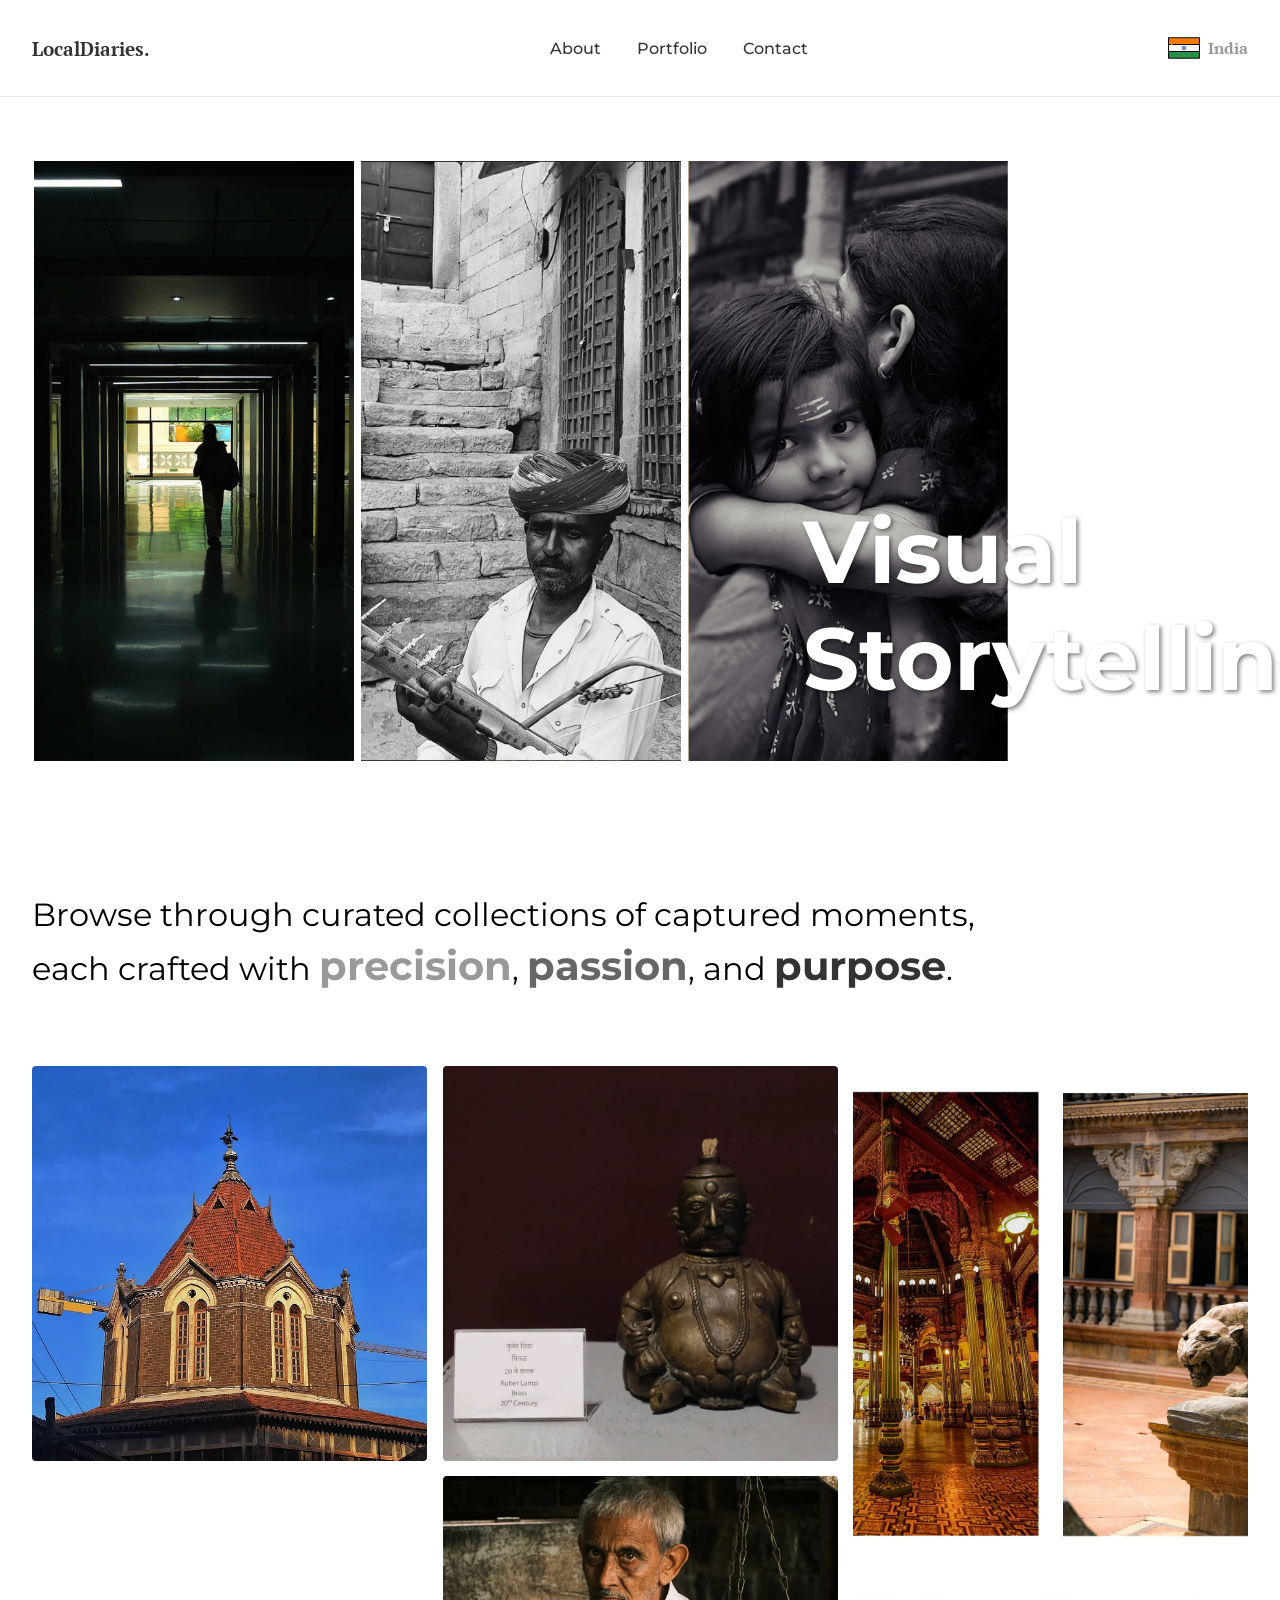
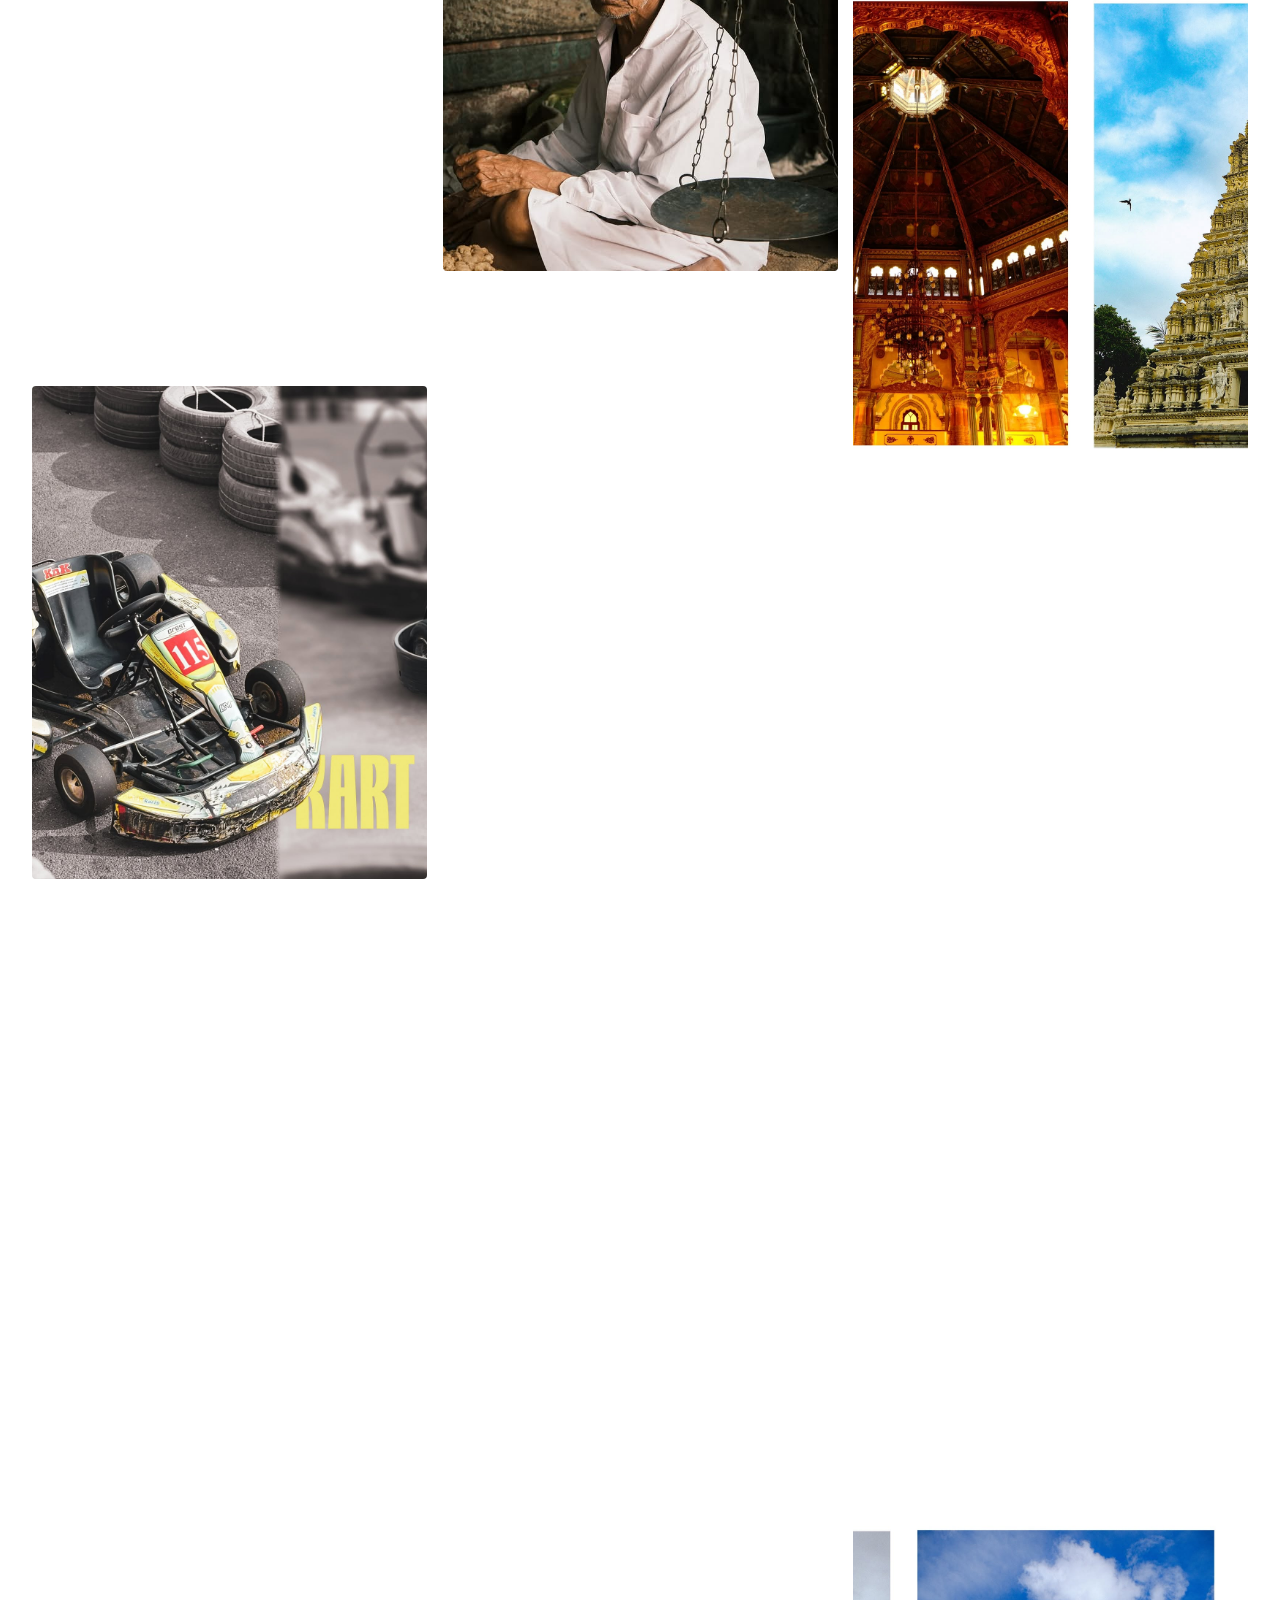
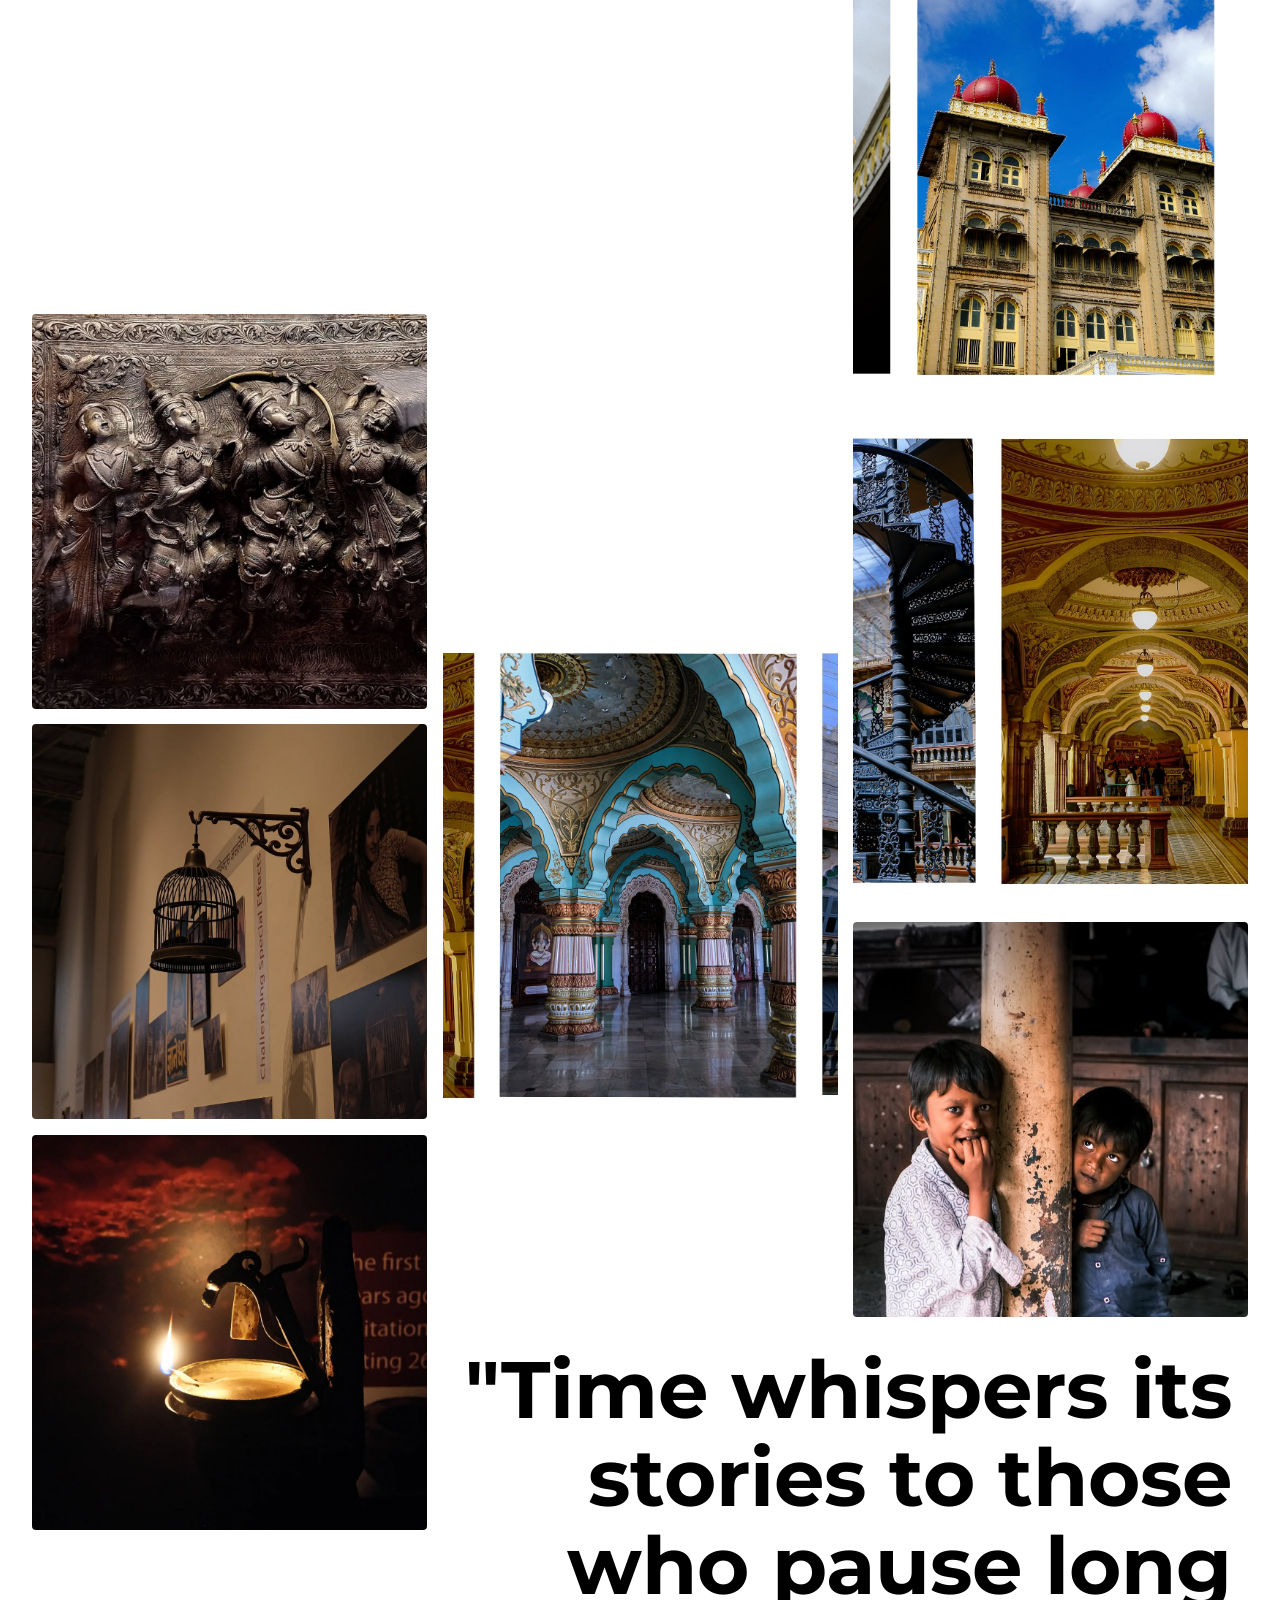
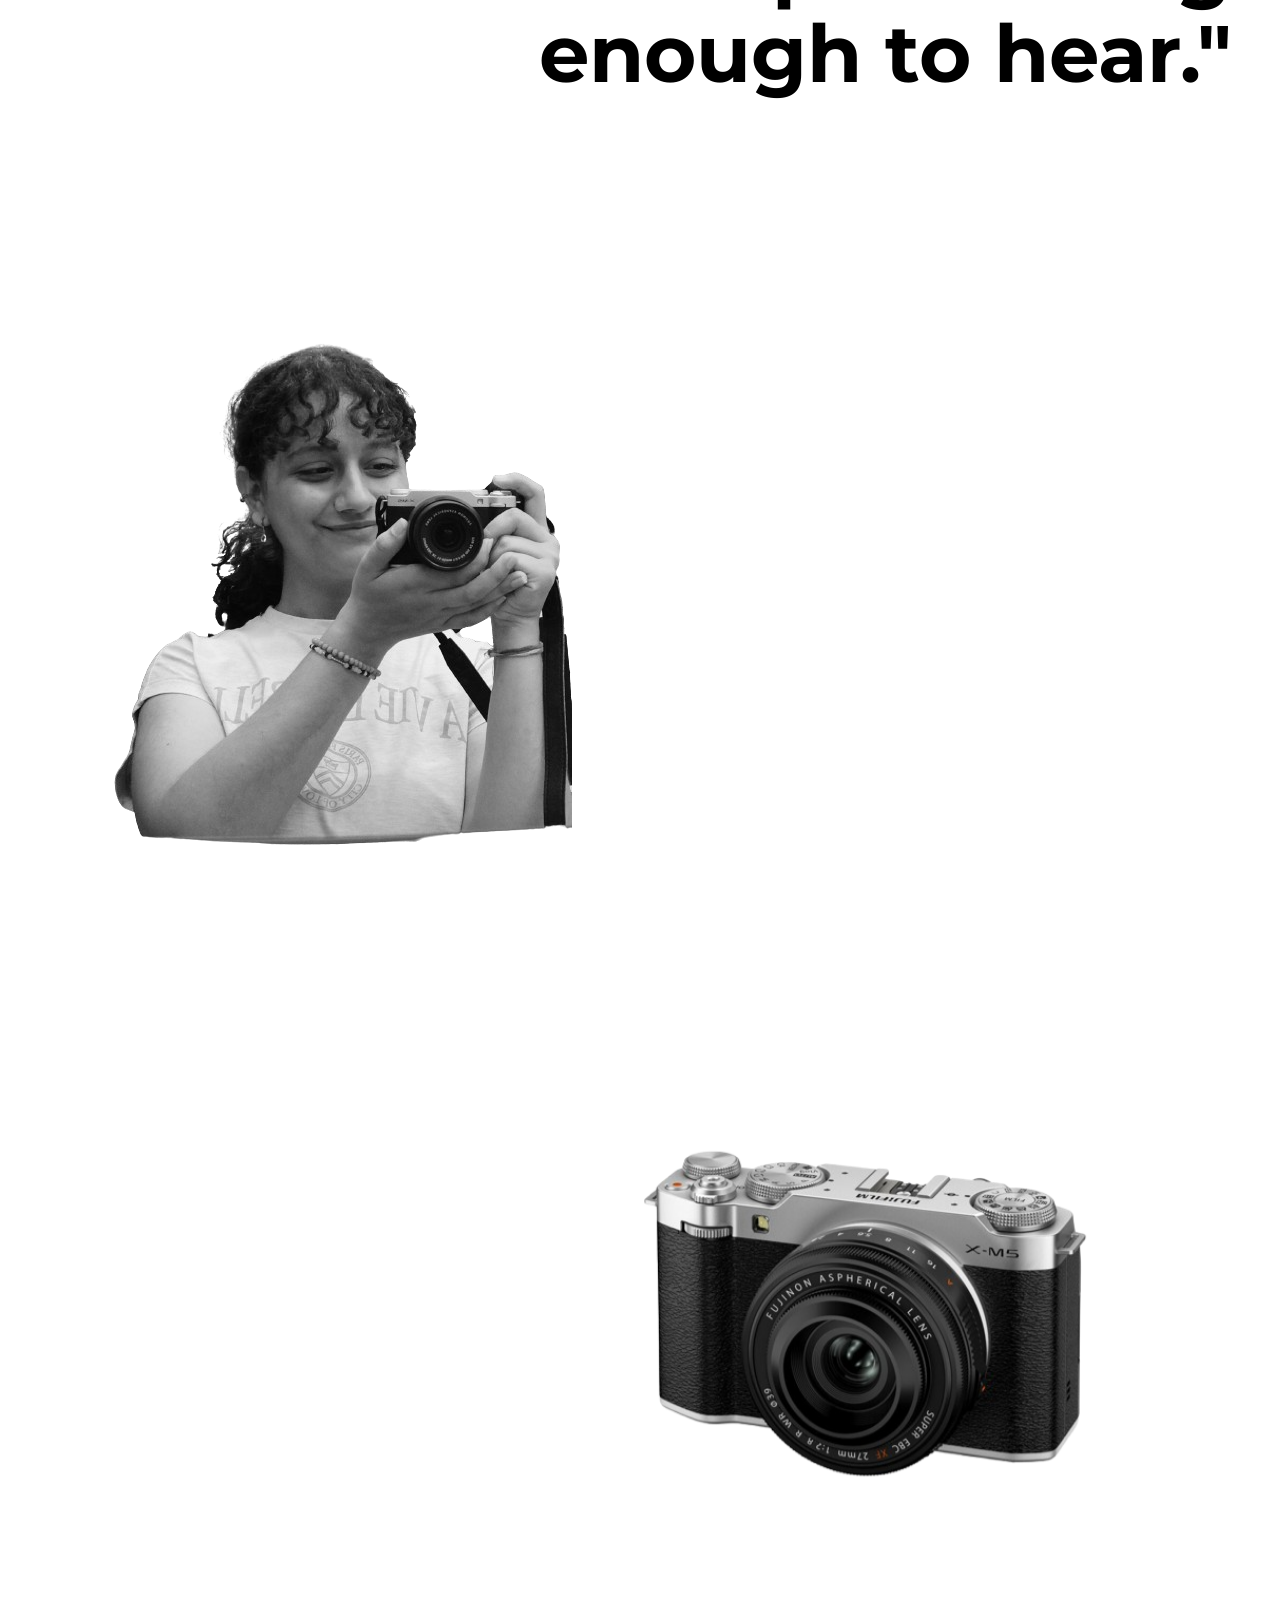
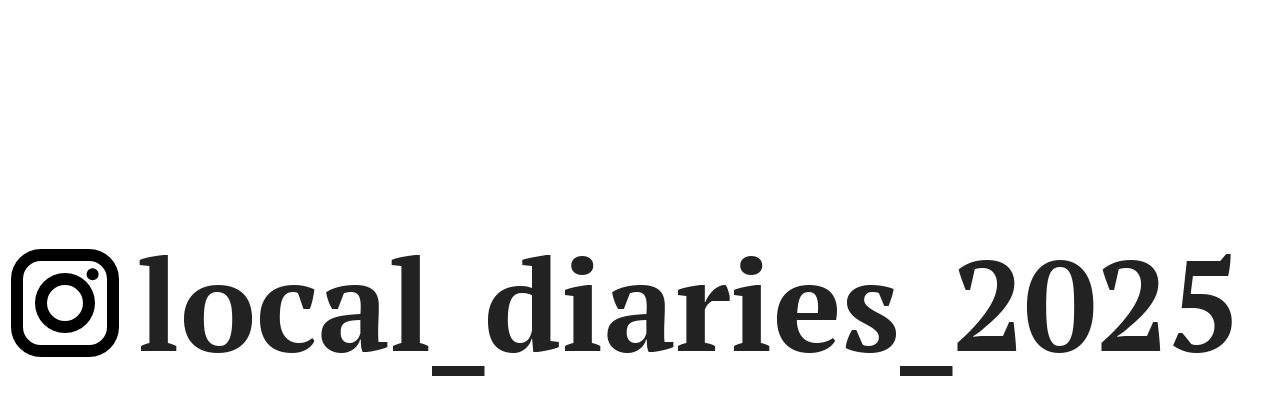
<file: index.html>
<!DOCTYPE html>
<html lang="en">
<head>
    <meta charset="UTF-8">
    <meta name="viewport" content="width=device-width, initial-scale=1.0">
    <title>Local Diaries by Neelam</title>
    
    <!-- SEO Meta Tags -->
    <meta name="description" content="Local Diaries is a visual project documenting raw street energy, everyday moments, and spontaneous stories across India. Created through the lens of Neelam using the Fujifilm X-M5, it explores unfiltered human experiences and environments.">
    <meta name="keywords" content="photography, portfolio, street photography, India photography, Fujifilm X-M5, visual storytelling, local diaries, Neelam photographer, candid photography, travel photography">
    <meta name="author" content="Neelam">
    <meta name="robots" content="index, follow">
    <meta name="language" content="English">
    <meta name="revisit-after" content="7 days">
    
    
    
    <!-- Additional Meta Tags -->
    <meta name="theme-color" content="#ffffff">
    <meta name="apple-mobile-web-app-capable" content="yes">
    <meta name="apple-mobile-web-app-status-bar-style" content="default">
    <meta name="apple-mobile-web-app-title" content="Local Diaries">
    
    <!-- Favicons -->
    <link rel="apple-touch-icon" sizes="180x180" href="./Assets/favicon_io/apple-touch-icon.png">
    <link rel="icon" type="image/png" sizes="32x32" href="./Assets/favicon_io/favicon-32x32.png">
    <link rel="icon" type="image/png" sizes="16x16" href="./Assets/favicon_io/favicon-16x16.png">
    <link rel="manifest" href="./Assets/favicon_io/site.webmanifest">
    <link rel="shortcut icon" href="./Assets/favicon_io/favicon.ico">
    
    <!-- Fonts -->
    <link rel="preconnect" href="https://fonts.googleapis.com">
    <link rel="preconnect" href="https://fonts.gstatic.com" crossorigin>
    <link href="https://fonts.googleapis.com/css2?family=Montserrat:ital,wght@0,100..900;1,100..900&family=PT+Serif:ital,wght@0,400;0,700;1,400;1,700&display=swap" rel="stylesheet">
    
    <!-- Stylesheet -->
    <link rel="stylesheet" href="portfolio.css">
</head>
<body>
    <header>
        <p class="logo">LocalDiaries.</p>
        <nav>
            <ul>
                <li><a href="#about">About</a></li>
                <li><a href="#portfolio">Portfolio</a></li>
                <li><a href="#contact">Contact</a></li>
            </ul>
        </nav>
        <p class="start-date">
            <img src="./Assets/india-svgrepo-com.svg" alt="IndiaFlag">
            India
        </p>
    </header>
    <!-- <div>
        <div class="camera-container">
            <img src="./Assets/Camera- Xm5.jpg" alt="Camera Model">
            <h1>Meet my </h1>
        </div>
    </div>    -->
    <div class="heroSection">
        <div class="hero-images">
            <img src="./Assets/Screenshot 2025-12-08 at 1.25.55 AM.png" alt="Hero Image 1">
            <img src="./Assets/Screenshot 2025-12-08 at 1.26.25 AM.png" alt="Hero Image 2">
            <div class="text-overlay">
                <img id= "textImage" src="./Assets/Screenshot 2025-12-08 at 1.25.33 AM.png" alt="Hero Image 3">
                <h1 class="blend-text">Visual Storytelling</h1>
            </div>
        </div>
    </div>

    <div id="portfolio" class="gallery">
        <p>Browse through curated collections of captured moments, <br> each crafted with <span class="highlight1">precision</span>, <span class="highlight2">passion</span>, and <span class="highlight3">purpose</span>.</p>
        <div class="photo-grid">
            <img class="autofocus" src="./Assets/photoGrid/personal/529683483_17887392339340546_2006576526871078358_n.webp" alt="Photography 1" loading="eager" decoding="async">
            <img class="autofocus" src="./Assets/photoGrid/personal/530704615_17887796178340546_8808431229329033897_n.jpg" alt="Photography 2" loading="eager" decoding="async">
            <img class="autofocus" src="./Assets/photoGrid/personal/531264214_17887796184340546_963731557133902748_n.jpg" alt="Photography 3" loading="eager" decoding="async">
            <img class="autofocus" src="./Assets/photoGrid/personal/531421342_17887796181340546_2228488472138320270_n.jpg" alt="Photography 4" loading="eager" decoding="async">
            <img class="autofocus" src="./Assets/photoGrid/personal/581838825_17899107768340546_6072803030504945461_n.jpg" alt="Photography 13" loading="lazy" decoding="async">
            <img class="autofocus" src="./Assets/photoGrid/personal/549235373_18047447531650441_6245078498707632411_n.jpeg" alt="Photography 6" loading="lazy" decoding="async">
            <img class="autofocus" src="./Assets/photoGrid/personal/550527121_18047447480650441_5522387589433671033_n.jpeg" alt="Photography 7" loading="lazy" decoding="async">
            <img class="autofocus" src="./Assets/photoGrid/personal/550666610_18047447522650441_492864864594526149_n.jpeg" alt="Photography 8" loading="lazy" decoding="async">
            <img class="autofocus" src="./Assets/photoGrid/personal/551070763_18047447534650441_1609740456210919846_n.jpeg" alt="Photography 9" loading="lazy" decoding="async">
            <img class="autofocus" src="./Assets/photoGrid/personal/560440289_17894247186340546_8700559750673372644_n.jpg" alt="Photography 10" loading="lazy" decoding="async">
            <img class="autofocus" src="./Assets/photoGrid/personal/581672238_17899107831340546_3601650787422564582_n.jpg" alt="Photography 11" loading="lazy" decoding="async">
            <img class="autofocus" src="./Assets/photoGrid/personal/581689580_17899107819340546_4866458806076434144_n.jpg" alt="Photography 12" loading="lazy" decoding="async">
            <img class="autofocus" src="./Assets/photoGrid/personal/539987959_17889487332340546_6012529714136085471_n.webp" alt="Photography 5" loading="eager" decoding="async">
            <img class="autofocus" src="./Assets/photoGrid/personal/581999589_17899107804340546_1853836413561340765_n.jpg" alt="Photography 14" loading="lazy" decoding="async">
            <img class="autofocus" src="./Assets/photoGrid/personal/582085657_17899107801340546_3257541302466626284_n.jpg" alt="Photography 15" loading="lazy" decoding="async">
            <img class="autofocus" src="./Assets/photoGrid/personal/582461055_17899107822340546_5238476260311980798_n.jpg" alt="Photography 16" loading="lazy" decoding="async">
            <img class="autofocus" src="./Assets/photoGrid/personal/582630047_17899107759340546_1964571401427459668_n.jpg" alt="Photography 17" loading="lazy" decoding="async">
            <img class="autofocus" src="./Assets/photoGrid/personal/582645035_17899107783340546_8520961320136619506_n.jpg" alt="Photography 18" loading="lazy" decoding="async">
            <img class="autofocus" src="./Assets/photoGrid/personal/582692657_17899107750340546_8988617392856574832_n.jpg" alt="Photography 19" loading="lazy" decoding="async">
            <img class="autofocus" src="./Assets/photoGrid/personal/582974927_17899107840340546_4954412940487004812_n.jpg" alt="Photography 20" loading="lazy" decoding="async">
            <img class="autofocus" src="./Assets/photoGrid/personal/584514716_17899107786340546_8230806073861621185_n.jpg" alt="Photography 21" loading="lazy" decoding="async">
            <img class="autofocus" src="./Assets/photoGrid/personal/586853723_17900546919340546_2973856574310037920_n.jpg" alt="Photography 22" loading="lazy" decoding="async">
        </div>
        <p class="quote autofocus">"Time whispers its stories to those who pause long enough to hear."</p>
    </div>

    <div id="about" class="About">
        <div class="me">
            <img class="slide-in-left" src="./Assets/photoGrid/personal/image.png" alt="Me">
            <div class="text-lazy-right">
                <h2>Meet Neelam</h2>
                <p>I chase the moments most people miss—raw street energy, fleeting colors in the sky, and details that vanish as fast as they appear. Every picture speaks its own story, and I try to catch them in their most honest form. My photography is spontaneous, unfiltered, and rooted in curiosity.</p>
            </div>
        </div>
        <div class="camBuddy">
            <div class="text-lazy-left">
                <h2>The Camera Behind My Stories</h2>
                <p>I shoot with the Fujifilm X-M5, a camera that feels like an extension of my eye. Its colors, portability, and character help me capture moments as they naturally unfold—nothing forced, just real scenes told through a lens that I trust.</p>
            </div>
            <img class="slide-in-right" src="./Assets/Camera-_Xm5-removebg-preview.png" alt="MyCamera">
        </div>
    </div>

    <div id="contact" class="footer">
        <a href="https://www.instagram.com/local_diaries_2025?igsh=amJ6ajY3czhwaHcx" target="_blank"><div class="footerInformation">
            <img src="./Assets/insta.svg" alt="InstaIcon">
            <p>local_diaries_2025</p>
        </div></a>
    </div>

</body>
</html>
</file>
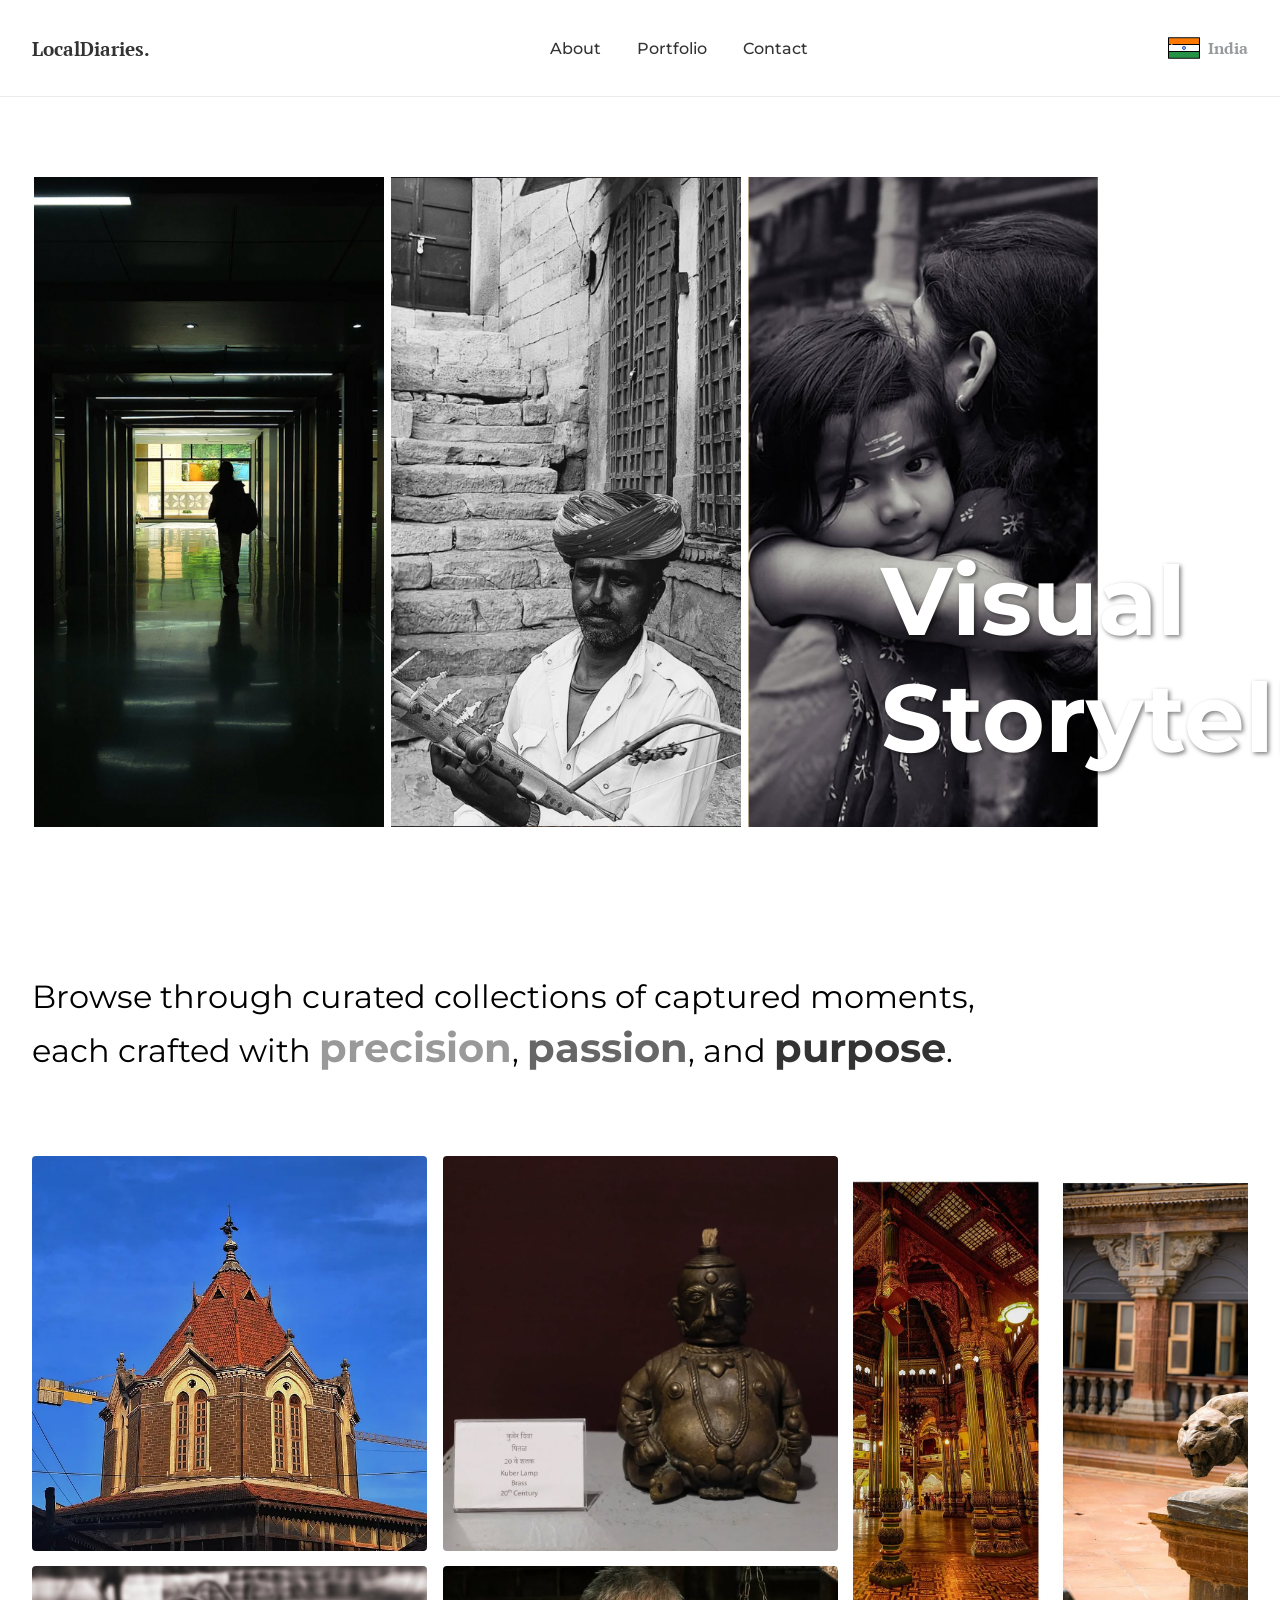
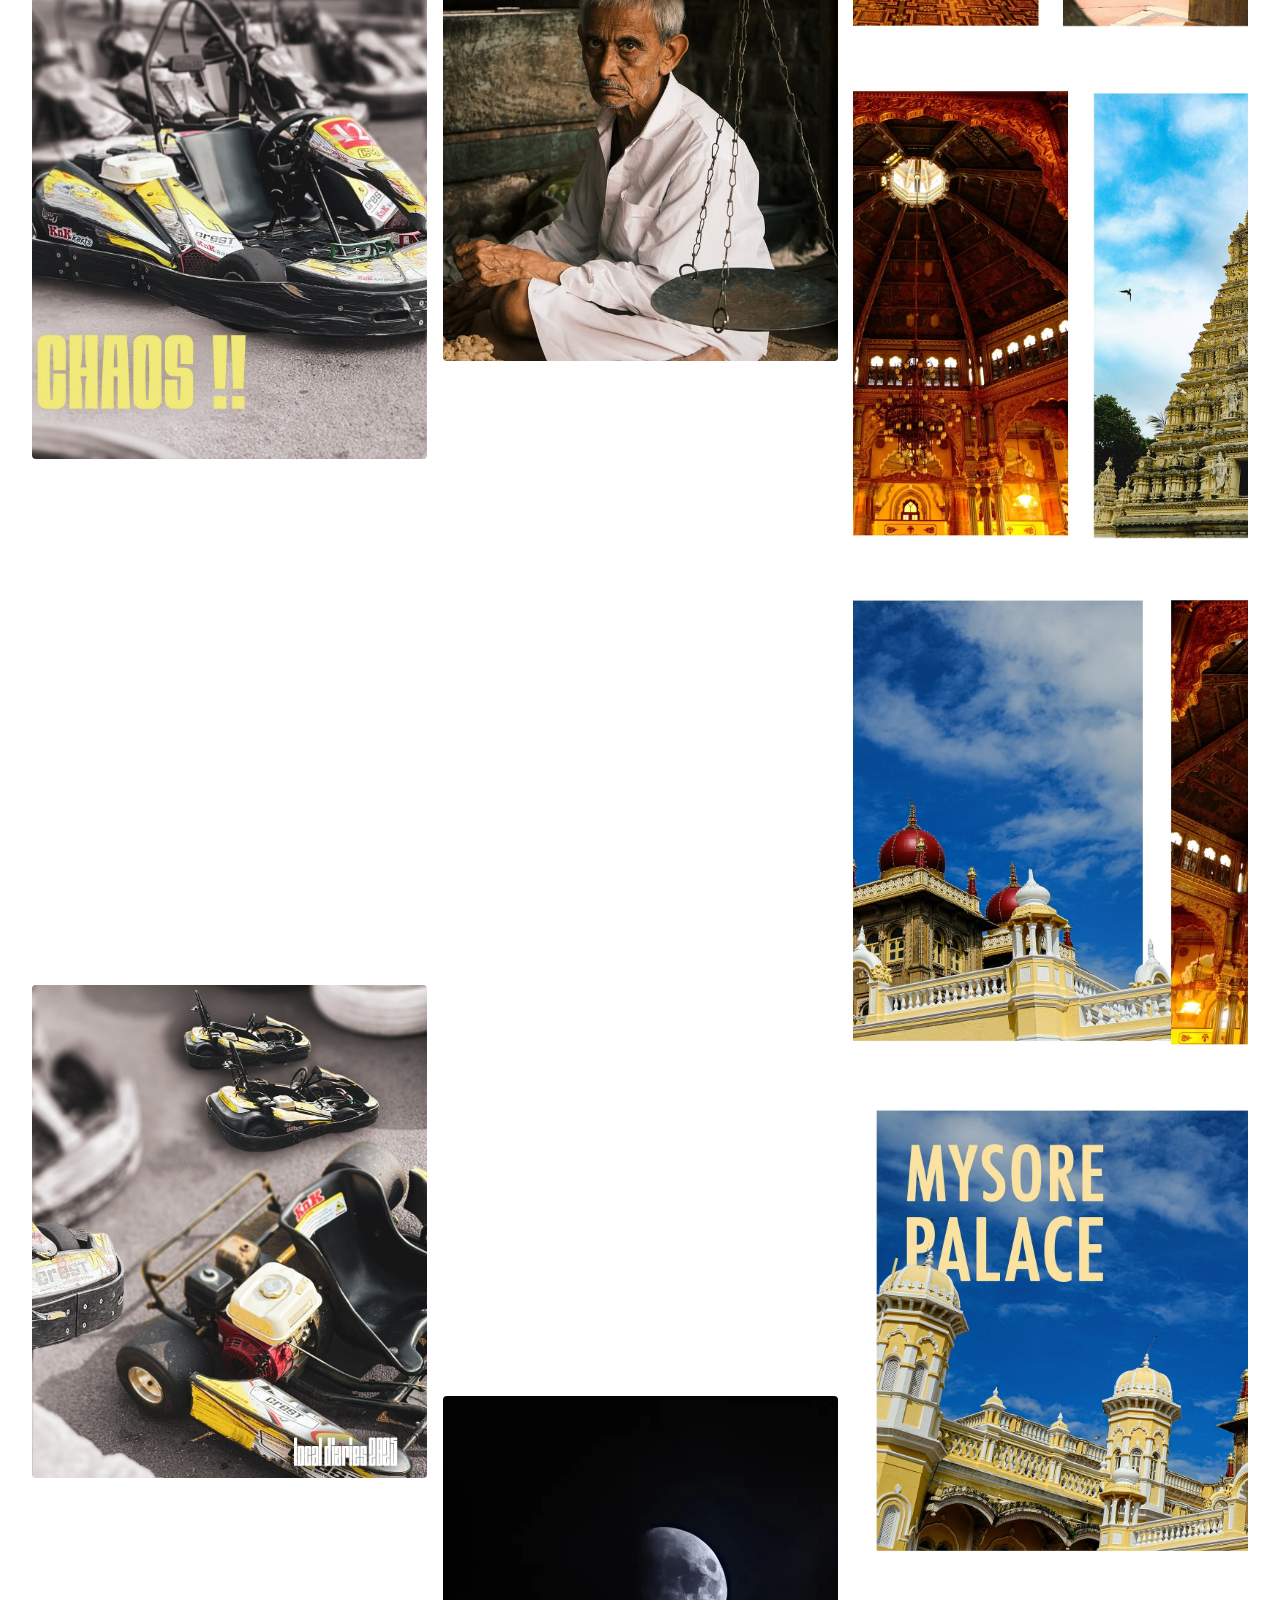
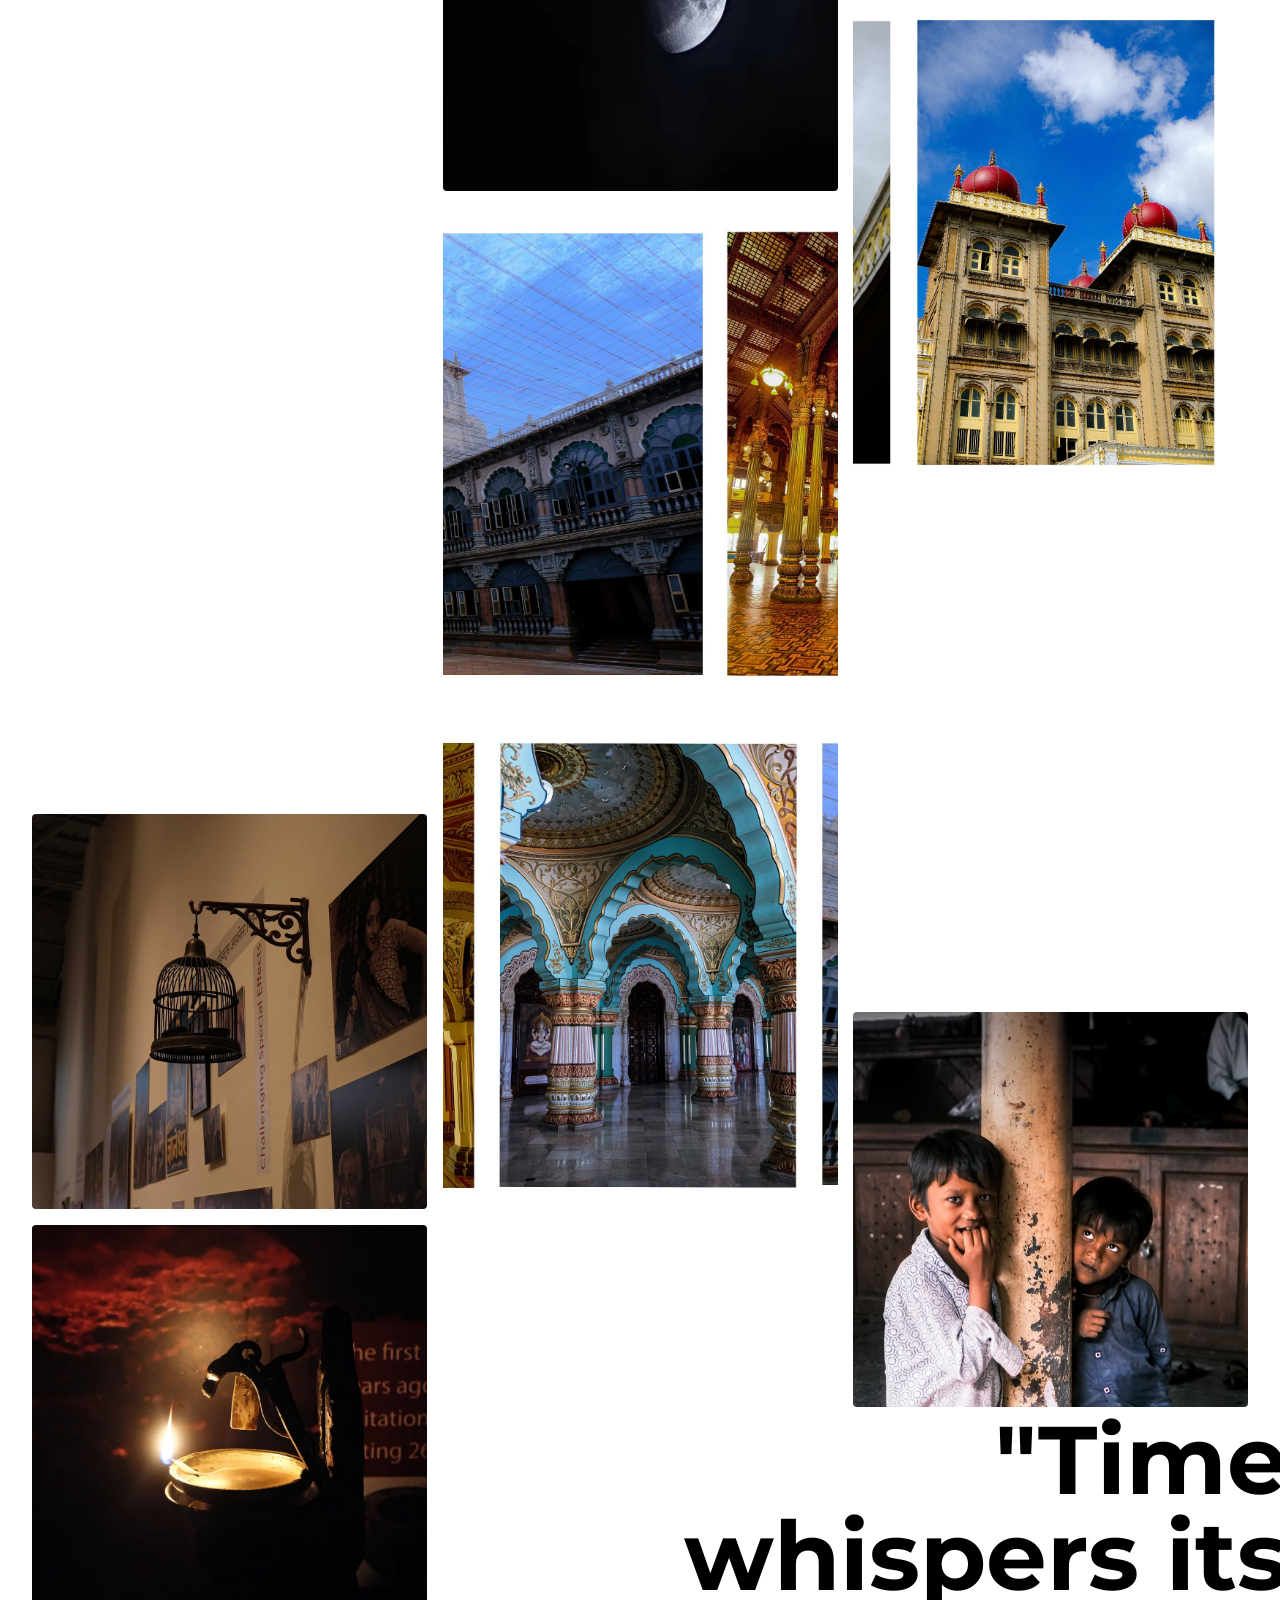
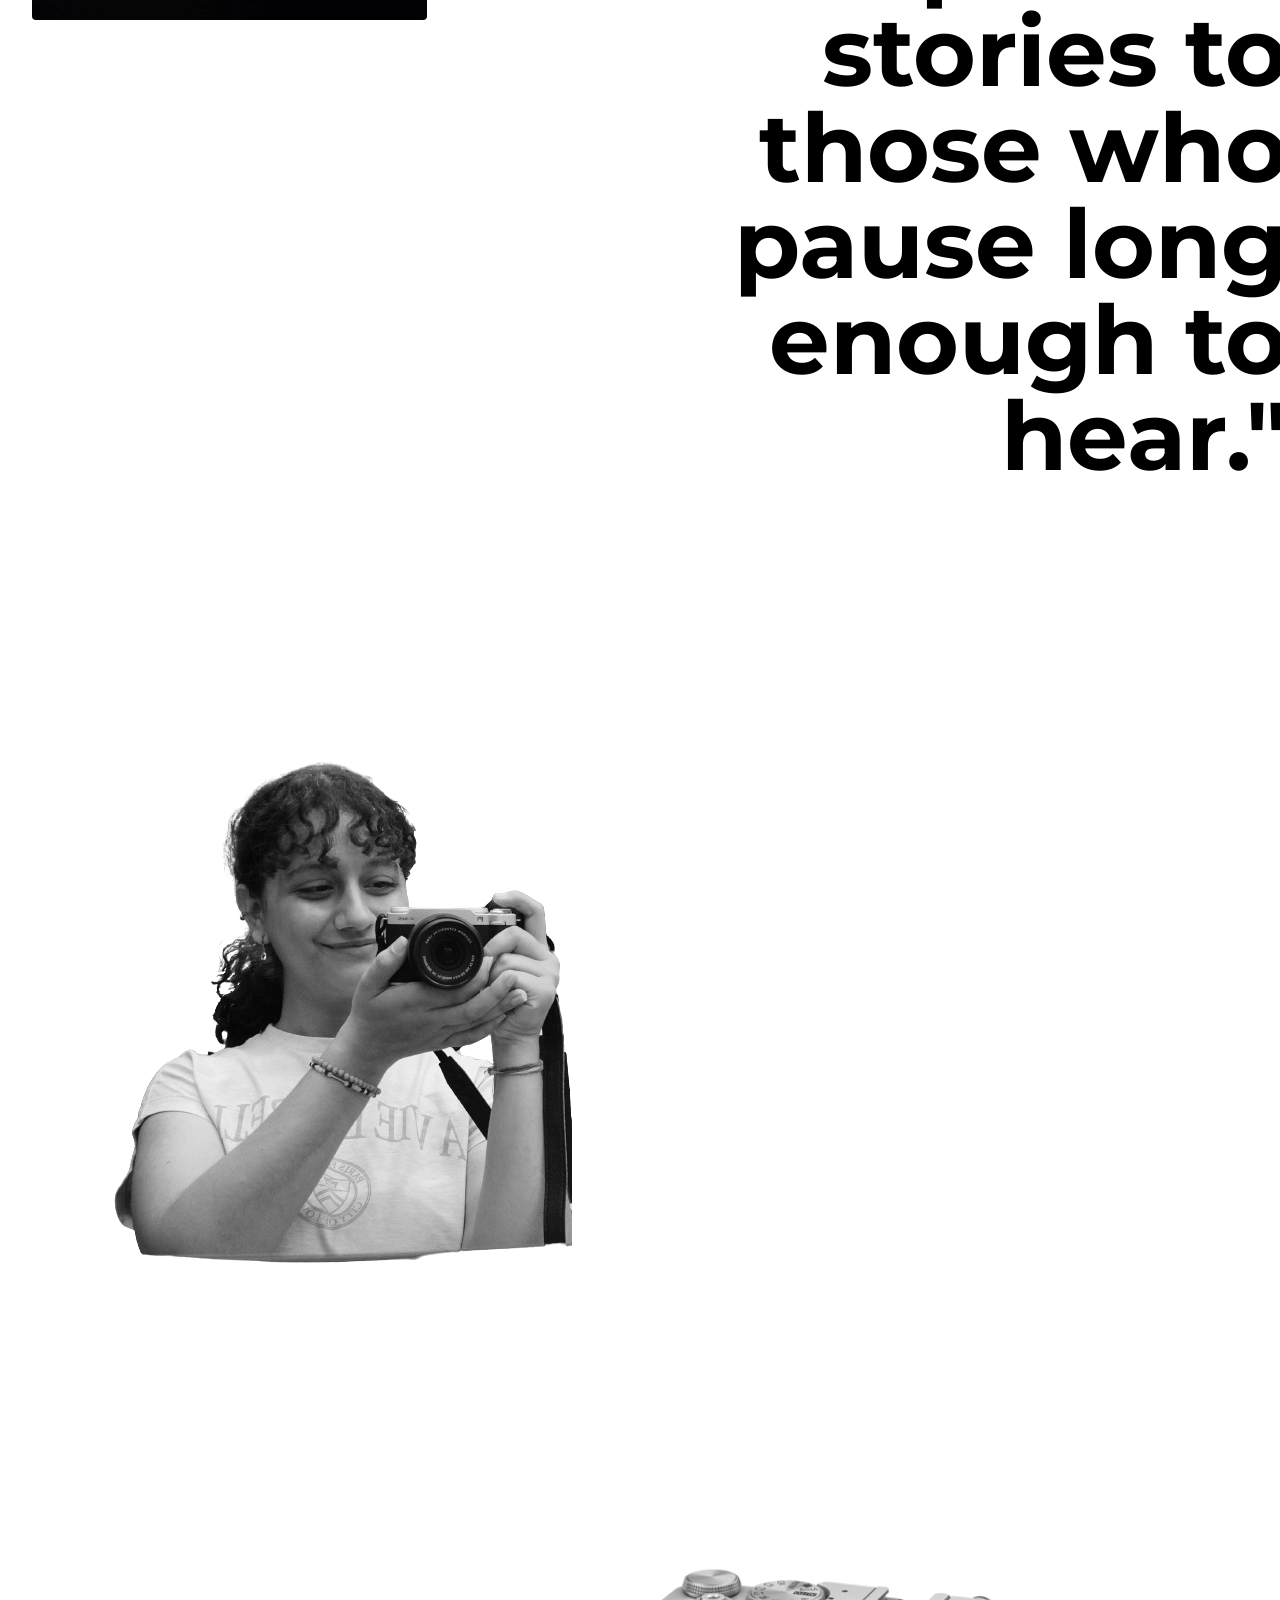
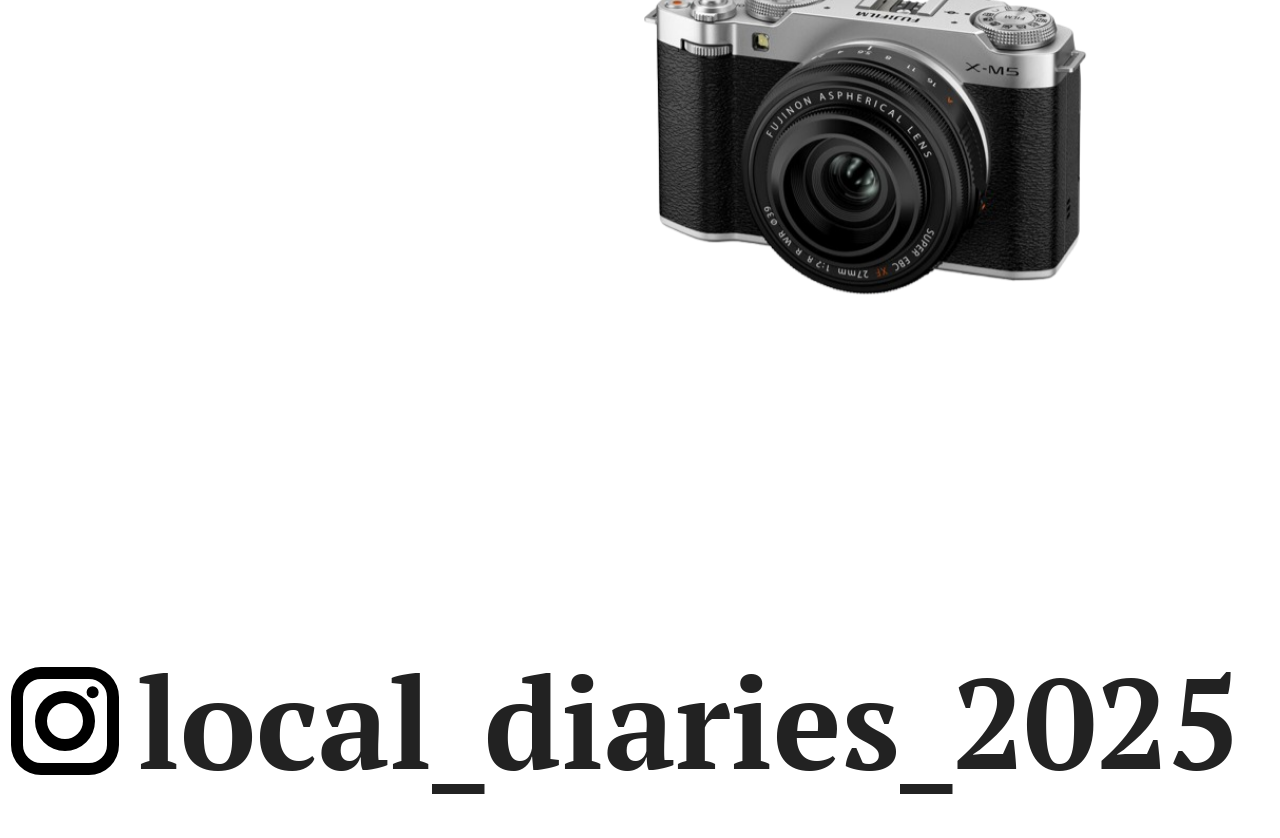
<file: portflio.html>
<!DOCTYPE html>
<html lang="en">
<head>
    <meta charset="UTF-8">
    <meta name="viewport" content="width=device-width, initial-scale=1.0">
    <title>Document</title>
    <link rel="preconnect" href="https://fonts.googleapis.com">
    <link rel="preconnect" href="https://fonts.gstatic.com" crossorigin>
    <link href="https://fonts.googleapis.com/css2?family=Montserrat:ital,wght@0,100..900;1,100..900&family=PT+Serif:ital,wght@0,400;0,700;1,400;1,700&display=swap" rel="stylesheet">
    <link rel="stylesheet" href="postfolio.css">
</head>
<body>
    <header>
        <p class="logo">LocalDiaries.</p>
        <nav>
            <ul>
                <li><a href="#about">About</a></li>
                <li><a href="#portfolio">Portfolio</a></li>
                <li><a href="#contact">Contact</a></li>
            </ul>
        </nav>
        <p class="start-date">
            <img src="./Assets/india-svgrepo-com.svg" alt="IndiaFlag">
            India
        </p>
    </header>
    <!-- <div>
        <div class="camera-container">
            <img src="./Assets/Camera- Xm5.jpg" alt="Camera Model">
            <h1>Meet my </h1>
        </div>
    </div>    -->
    <div class="heroSection">
        <div class="hero-images">
            <img src="./Assets/Screenshot 2025-12-08 at 1.25.55 AM.png" alt="Hero Image 1">
            <img src="./Assets/Screenshot 2025-12-08 at 1.26.25 AM.png" alt="Hero Image 2">
            <div class="text-overlay">
                <img id= "textImage" src="./Assets/Screenshot 2025-12-08 at 1.25.33 AM.png" alt="Hero Image 3">
                <h1 class="blend-text">Visual Storytelling</h1>
            </div>
        </div>
    </div>

    <div id="portfolio" class="gallery">
        <p>Browse through curated collections of captured moments, <br> each crafted with <span class="highlight1">precision</span>, <span class="highlight2">passion</span>, and <span class="highlight3">purpose</span>.</p>
        <div class="photo-grid">
            <img class="autofocus" src="./Assets/photoGrid/personal/529683483_17887392339340546_2006576526871078358_n.webp" alt="Photography 1" loading="eager" decoding="async">
            <img class="autofocus" src="./Assets/photoGrid/personal/530704615_17887796178340546_8808431229329033897_n.jpg" alt="Photography 2" loading="eager" decoding="async">
            <img class="autofocus" src="./Assets/photoGrid/personal/531264214_17887796184340546_963731557133902748_n.jpg" alt="Photography 3" loading="eager" decoding="async">
            <img class="autofocus" src="./Assets/photoGrid/personal/531421342_17887796181340546_2228488472138320270_n.jpg" alt="Photography 4" loading="eager" decoding="async">
            <img class="autofocus" src="./Assets/photoGrid/personal/581838825_17899107768340546_6072803030504945461_n.jpg" alt="Photography 13" loading="lazy" decoding="async">
            <img class="autofocus" src="./Assets/photoGrid/personal/549235373_18047447531650441_6245078498707632411_n.jpeg" alt="Photography 6" loading="lazy" decoding="async">
            <img class="autofocus" src="./Assets/photoGrid/personal/550527121_18047447480650441_5522387589433671033_n.jpeg" alt="Photography 7" loading="lazy" decoding="async">
            <img class="autofocus" src="./Assets/photoGrid/personal/550666610_18047447522650441_492864864594526149_n.jpeg" alt="Photography 8" loading="lazy" decoding="async">
            <img class="autofocus" src="./Assets/photoGrid/personal/551070763_18047447534650441_1609740456210919846_n.jpeg" alt="Photography 9" loading="lazy" decoding="async">
            <img class="autofocus" src="./Assets/photoGrid/personal/560440289_17894247186340546_8700559750673372644_n.jpg" alt="Photography 10" loading="lazy" decoding="async">
            <img class="autofocus" src="./Assets/photoGrid/personal/581672238_17899107831340546_3601650787422564582_n.jpg" alt="Photography 11" loading="lazy" decoding="async">
            <img class="autofocus" src="./Assets/photoGrid/personal/581689580_17899107819340546_4866458806076434144_n.jpg" alt="Photography 12" loading="lazy" decoding="async">
            <img class="autofocus" src="./Assets/photoGrid/personal/539987959_17889487332340546_6012529714136085471_n.webp" alt="Photography 5" loading="eager" decoding="async">
            <img class="autofocus" src="./Assets/photoGrid/personal/581999589_17899107804340546_1853836413561340765_n.jpg" alt="Photography 14" loading="lazy" decoding="async">
            <img class="autofocus" src="./Assets/photoGrid/personal/582085657_17899107801340546_3257541302466626284_n.jpg" alt="Photography 15" loading="lazy" decoding="async">
            <img class="autofocus" src="./Assets/photoGrid/personal/582461055_17899107822340546_5238476260311980798_n.jpg" alt="Photography 16" loading="lazy" decoding="async">
            <img class="autofocus" src="./Assets/photoGrid/personal/582630047_17899107759340546_1964571401427459668_n.jpg" alt="Photography 17" loading="lazy" decoding="async">
            <img class="autofocus" src="./Assets/photoGrid/personal/582645035_17899107783340546_8520961320136619506_n.jpg" alt="Photography 18" loading="lazy" decoding="async">
            <img class="autofocus" src="./Assets/photoGrid/personal/582692657_17899107750340546_8988617392856574832_n.jpg" alt="Photography 19" loading="lazy" decoding="async">
            <img class="autofocus" src="./Assets/photoGrid/personal/582974927_17899107840340546_4954412940487004812_n.jpg" alt="Photography 20" loading="lazy" decoding="async">
            <img class="autofocus" src="./Assets/photoGrid/personal/584514716_17899107786340546_8230806073861621185_n.jpg" alt="Photography 21" loading="lazy" decoding="async">
            <img class="autofocus" src="./Assets/photoGrid/personal/586853723_17900546919340546_2973856574310037920_n.jpg" alt="Photography 22" loading="lazy" decoding="async">
        </div>
        <p class="quote autofocus">"Time whispers its stories to those who pause long enough to hear."</p>
    </div>

    <div id="about" class="About">
        <div class="me">
            <img class="slide-in-left" src="./Assets/photoGrid/personal/image.png" alt="Me">
            <div class="text-lazy-right">
                <h2>Meet Neelam</h2>
                <p>I chase the moments most people miss—raw street energy, fleeting colors in the sky, and details that vanish as fast as they appear. Every picture speaks its own story, and I try to catch them in their most honest form. My photography is spontaneous, unfiltered, and rooted in curiosity.</p>
            </div>
        </div>
        <div class="camBuddy">
            <div class="text-lazy-left">
                <h2>The Camera Behind My Stories</h2>
                <p>I shoot with the Fujifilm X-M5, a camera that feels like an extension of my eye. Its colors, portability, and character help me capture moments as they naturally unfold—nothing forced, just real scenes told through a lens that I trust.</p>
            </div>
            <img class="slide-in-right" src="./Assets/Camera-_Xm5-removebg-preview.png" alt="MyCamera">
        </div>
    </div>

    <div id="contact" class="footer">
        <a href="https://www.instagram.com/local_diaries_2025?igsh=amJ6ajY3czhwaHcx" target="_blank"><div class="footerInformation">
            <img src="./Assets/insta.svg" alt="InstaIcon">
            <p>local_diaries_2025</p>
        </div></a>
    </div>

</body>
</html>
</file>
<file: portfolio.css>
body {
    margin: 0;
    max-width: 100vw;
    overflow-x: hidden;
}

html {
    scroll-behavior: smooth;
}

header {
    display: flex;
    justify-content: space-between;
    align-items: center;
    padding: 1rem 2rem;
    background-color: #ffffff;
    border-bottom: 1px solid #e9ecef;
}

.logo, .start-date {
    font-family: "PT Serif", serif;
    font-weight: 700;
    color: #333;
    font-size: 1.2rem;
}

.start-date {
    color:#979a9c;
    font-size: 0.9rem;
}

header li {
    list-style: none;
    padding: 0 1rem;
    display: inline-block;
}

header img {
    height: 2rem;
    padding-right: 0.5rem;
}

.start-date {
    display: flex;
    align-items: center;
    font-size: 1rem;
}

header li a {
    text-decoration: none;
    color: #333;
    font-family: "Montserrat", sans-serif;
    font-weight: 500;
    transition: all 0.3s ease;
}

header li a:hover {
    color: #007bff;
}

.camera-container {
    margin-top: 2rem;
}

.camera-container img {
    height: 600px;
    object-fit: cover;
}

.hero-images {
    display: flex;
    gap: 0.2rem;
    padding: 5rem 32px;
    /* position: relative; */
}

.heroSection h1 {
    position: absolute;
    top: 46%;
    left: 38%;
    /* transform: translate(-50%, -50%); */
    color: white;
    font-size: 6rem;
    text-shadow: 2px 2px 4px rgba(0, 0, 0, 0.5);
    font-family: "Montserrat", sans-serif;

}

.hero-images img {
    height: 650px;
    width: 350px;
    padding: 0 2px;
    object-fit: cover;
}

.hero-images img:nth-child(1) {
    object-fit: cover;
}


.text-overlay {
   position: relative;
}

.gallery {
    padding-left: 32px;
    padding-top: 2rem;
    padding-bottom: 2rem;
}

.gallery p {
    font-size: 2rem;
    font-family: "Montserrat", sans-serif;
    line-height: 1.4;
}

.highlight1 {
    color: #999999;
    font-size: 2.5rem;
    font-weight: bold;
}

.highlight2 {
    color: #666666;
    font-weight: bold;
    font-size: 2.5rem;
}

.highlight3 {
    color: #333333;
    font-size: 2.5rem;
    font-weight: bold;
}

/* .photo-grid {
    display: grid;
    grid-template-columns: repeat(auto-fit, minmax(300px, 1fr));
    gap: 1rem;
    margin: 3rem 32px 3rem 0;
}

.photo-grid img {
    width: 100%;
    height: 400px;
    object-fit: cover;
    border-radius: 4px;
    transition: transform 0.3s ease, box-shadow 0.3s ease;
    cursor: pointer;
}

.photo-grid img:hover {
    transform: scale(1.02);
    box-shadow: 0 10px 30px rgba(0, 0, 0, 0.3);
} */
.photo-grid {
    column-count: 3; /* Number of columns */
    column-gap: 1rem;
    padding: 3rem 32px 3rem 0;
}

.photo-grid img {
    width: 100%;
    height: auto; /* Natural aspect ratio */
    object-fit: cover;
    border-radius: 4px;
    margin-bottom: 1rem;
    break-inside: avoid; /* Prevents image splitting across columns */
    transition: transform 0.3s ease, box-shadow 0.3s ease;
    cursor: pointer;
    display: block;
}

.photo-grid img:hover {
    transform: scale(1.02);
    box-shadow: 0 10px 30px rgba(0, 0, 0, 0.3);
}



.autofocus {
    animation: autoFocusAnimation both ease;
    animation-timeline: view(70% 5%);
    will-change: transform, opacity;
}

@keyframes autoFocusAnimation {
    from {
        opacity: 0;
        transform: translateY(100px) scale(0.8);
    }
    to {
        opacity: 1;
        transform: translate(0) scale(1);
    }
}

.auto-tilt {
    animation: tiltAnimation 3s ease-in-out infinite;
}

@keyframes tiltAnimation {
    0%, 100% {
        transform: rotate(-2deg);
    }
    50% {
        transform: rotate(2deg);
    }
}

.About {
    margin-left: 32px;
    margin-top: -8rem;
    font-size: 2rem;
    font-family: "Montserrat", sans-serif;
    line-height: 1.4;
}

.fadeInFadeOut {
    animation: fadeInFadeOutAnimation 5s ease;
}

@keyframes fadeInFadeOutAnimation {
    0%, 100% {
        opacity: 0.5;
    }
    50% {
        opacity: 1;
    }
}

.quote {
    position: relative;
    bottom: 18rem;
    left: 15.5rem;
    max-width: 60vw;
    text-align: right;
    color: black;
    font-size: 6rem !important;
    font-family: "Montserrat", sans-serif !important;
    margin: 2rem auto !important;
    font-weight: bold;
    text-shadow: 2px 2px 4px rgba(255, 255, 255, 0.5);
    line-height: 6rem !important;
}

.me, .camBuddy{
    display: flex;
    flex: 50% 50%;
    padding-right: 5rem;
    padding-left: 5rem;
    align-items: center;
}

.me img {
    margin-right: 7rem;
}

.me {
    font-family: "Montserrat", sans-serif;
}

.me p {
    font-family: "Montserrat", sans-serif;
}

.camBuddy img {
    height: 400px;

}

/* Scroll-triggered animation: Slide in from left */
.slide-in-left {
    animation: slideInLeftAnimation both ease;
    animation-timeline: view(60% 10%);
    will-change: transform, opacity;
}

@keyframes slideInLeftAnimation {
    from {
        opacity: 1;
        transform: translateX(-200px);
    }
    to {
        opacity: 1;
        transform: translateX(0);
    }
}

/* Scroll-triggered animation: Slide in from right */
.slide-in-right {
    animation: slideInRightAnimation both ease;
    animation-timeline: view(60% 10%);
    will-change: transform, opacity;
}

@keyframes slideInRightAnimation {
    from {
        opacity: 1;
        transform: translateX(200px);
    }
    to {
        opacity: 1;
        transform: translateX(0);
    }
}

/* Text lazy loading animation: Lines appear from left with stagger */
.text-lazy-left {
    animation: textLazyLeftAnimation both ease;
    animation-timeline: view(60% 10%);
}

.text-lazy-left > * {
    opacity: 0;
    transform: translateX(-50px);
    animation: textLineLeftAnimation 0.6s ease forwards;
    animation-timeline: view(60% 10%);
}

.text-lazy-left > *:nth-child(1) { animation-delay: 0s; }
.text-lazy-left > *:nth-child(2) { animation-delay: 0.1s; }

@keyframes textLazyLeftAnimation {
    from {
        opacity: 0;
    }
    to {
        opacity: 1;
    }
}

@keyframes textLineLeftAnimation {
    from {
        opacity: 0;
        transform: translateX(-50px);
    }
    to {
        opacity: 1;
        transform: translateX(0);
    }
}

/* Text lazy loading animation: Lines appear from right with stagger */
.text-lazy-right {
    animation: textLazyRightAnimation both ease;
    animation-timeline: view(60% 10%);
}

.text-lazy-right > * {
    opacity: 0;
    transform: translateX(50px);
    animation: textLineRightAnimation 0.6s ease forwards;
    animation-timeline: view(60% 10%);
}

.text-lazy-right > *:nth-child(1) { animation-delay: 0s; }
.text-lazy-right > *:nth-child(2) { animation-delay: 0.1s; }

@keyframes textLazyRightAnimation {
    from {
        opacity: 0;
    }
    to {
        opacity: 1;
    }
}

@keyframes textLineRightAnimation {
    from {
        opacity: 0;
        transform: translateX(50px);
    }
    to {
        opacity: 1;
        transform: translateX(0);
    }
}

.footerInformation {
    display: flex;
    padding-top: 6rem;
    padding-bottom: 2rem;
    padding-right: 3rem;
    font-family: "PT Serif", serif;
    font-size: 8rem;
    font-weight: 700;
    align-items: center;   
    justify-content: center;
}

.footerInformation img {
    height: 9rem;
}

.footer a {
    text-decoration: none;
    color:#222222;
}

.footerInformation p {
    margin: 0;
    text-decoration: none;
}

/* ========================================
   MOBILE RESPONSIVE MEDIA QUERIES
   ======================================== */

/* iPad Pro 12.9" Landscape (1366px and below) */
@media (max-width: 1366px) {
    .hero-images {
        padding: 4rem 2rem;
    }
    
    .hero-images img {
        height: 600px;
        width: 320px;
    }
    
    .heroSection h1 {
        font-size: 5.5rem;
        left: 36%;
    }
    
    .gallery {
        padding-left: 2rem;
    }
    
    .photo-grid {
        column-count: 3;
        padding: 2.5rem 2rem 2.5rem 0;
    }
    
    .quote {
        font-size: 5rem !important;
        line-height: 5.5rem !important;
        bottom: 16rem;
        left: 12rem;
    }
}

/* iPad Pro 11" & iPad Air Landscape (1194px and below) */
@media (max-width: 1194px) {
    .hero-images img {
        height: 550px;
        width: 300px;
    }
    
    .heroSection h1 {
        font-size: 5rem;
        left: 35%;
    }
    
    .photo-grid {
        column-count: 3;
    }
    
    .quote {
        font-size: 4.5rem !important;
        line-height: 5rem !important;
        bottom: 14rem;
        left: 10rem;
    }
    
    .me, .camBuddy {
        padding-right: 4rem;
        padding-left: 4rem;
    }
    
    .me img {
        margin-right: 5rem;
    }
    
    .footerInformation {
        font-size: 6.5rem;
    }
}

/* Standard Tablet & iPad Portrait (1024px and below) */
@media (max-width: 1024px) {
    .hero-images {
        padding: 3rem 1.5rem;
    }
    
    .hero-images img {
        height: 500px;
        width: 280px;
    }
    
    .heroSection h1 {
        font-size: 4.5rem;
        left: 32%;
    }
    
    .photo-grid {
        column-count: 2;
        padding: 2rem 1.5rem 2rem 0;
    }
    
    .quote {
        font-size: 4rem !important;
        line-height: 4.5rem !important;
        bottom: 12rem;
        left: 8rem;
        max-width: 70vw;
    }
    
    .me, .camBuddy {
        padding-right: 3rem;
        padding-left: 3rem;
    }
    
    .me img {
        margin-right: 4rem;
    }
    
    .footerInformation {
        font-size: 6rem;
        padding-right: 2rem;
    }
    
    .footerInformation img {
        height: 7rem;
    }
}

/* iPad Air & iPad 10.2" Portrait (820px - 834px) */
@media (max-width: 834px) and (min-width: 820px) {
    .hero-images {
        padding: 2.5rem 1.5rem;
    }
    
    .hero-images img {
        height: 450px;
        width: 250px;
    }
    
    .heroSection h1 {
        font-size: 4rem;
        left: 28%;
    }
    
    .gallery p {
        font-size: 1.8rem;
    }
    
    .highlight1, .highlight2, .highlight3 {
        font-size: 2.2rem;
    }
    
    .photo-grid {
        column-count: 2;
    }
    
    .quote {
        font-size: 3.5rem !important;
        line-height: 4rem !important;
        bottom: 10rem;
        left: 6rem;
    }
    
    .me, .camBuddy {
        padding-right: 2.5rem;
        padding-left: 2.5rem;
    }
    
    .me img {
        margin-right: 3rem;
        max-width: 350px;
    }
    
    .camBuddy img {
        max-width: 350px;
    }
    
    .footerInformation {
        font-size: 5rem;
    }
    
    .footerInformation img {
        height: 6rem;
    }
}

/* Mobile View (768px and below) */
@media (max-width: 768px) {
    body {
        overflow-x: hidden;
    }
    
    /* Header */
    header {
        padding: 0.75rem 0.5rem;
        flex-wrap: wrap;
        overflow: visible;
    }
    
    header nav {
        order: 3;
        width: 100%;
        text-align: center;
        margin-top: 0.5rem;
    }
    
    header li {
        padding: 0 0.4rem;
        font-size: 0.85rem;
    }
    
    header ul {
        padding: 0;
        margin: 0;
    }
    
    header img {
        height: 1.5rem;
    }
    
    .logo {
        font-size: 1rem;
        white-space: nowrap;
    }
    
    .start-date {
        font-size: 0.8rem;
    }
    
    /* Hero Section */
    .hero-images {
        flex-direction: column;
        padding: 2rem 1rem;
        gap: 0.5rem;
    }
    
    .hero-images img {
        height: 300px;
        width: 100%;
        padding: 0;
    }
    
    .heroSection h1 {
        font-size: 2.5rem;
        top: 30%;
        left: 50%;
        transform: translateX(-50%);
        text-align: center;
        width: 90%;
    }
    
    /* Gallery */
    .gallery {
        padding-left: 1rem;
        padding-right: 1rem;
        padding-top: 1.5rem;
        padding-bottom: 1.5rem;
    }
    
    .gallery p {
        font-size: 1.3rem;
        line-height: 1.6;
    }
    
    .gallery > p:first-of-type br {
        display: none;
    }
    
    .highlight1, .highlight2, .highlight3 {
        font-size: 1.6rem;
    }
    
    /* Photo Grid */
    .photo-grid {
        column-count: 1;
        padding: 2rem 1rem 2rem 0;
    }
    
    /* Quote */
    .quote {
        position: static;
        font-size: 2rem !important;
        line-height: 2.5rem !important;
        max-width: 90vw;
        text-align: center;
        margin: 3rem auto 2rem auto !important;
        padding: 0 1rem;
    }
    
    /* About Section */
    .About {
        margin-left: 1rem;
        margin-right: 1rem;
        margin-top: 2rem;
        font-size: 1rem;
    }
    
    .me, .camBuddy {
        flex-direction: column;
        padding-right: 1rem;
        padding-left: 1rem;
        margin-bottom: 3rem;
    }
    
    .me img {
        margin-right: 0;
        margin-bottom: 2rem;
        max-width: 100%;
        height: auto;
    }
    
    .camBuddy {
        flex-direction: column-reverse;
    }
    
    .camBuddy img {
        height: auto;
        max-width: 100%;
        margin-bottom: 2rem;
    }
    
    .me h2, .camBuddy h2 {
        font-size: 1.5rem;
    }
    
    .me p, .camBuddy p {
        font-size: 1rem;
        line-height: 1.6;
    }
    
    /* Footer */
    .footerInformation {
        flex-direction: column;
        font-size: 2rem;
        padding-top: 3rem;
        padding-bottom: 1.5rem;
        padding-right: 1rem;
        padding-left: 1rem;
        text-align: center;
    }
    
    .footerInformation img {
        height: 4rem;
        margin-bottom: 1rem;
    }
    
    .footerInformation p {
        word-break: break-word;
    }
    
    /* Animations - Reduce motion on mobile */
    .slide-in-left,
    .slide-in-right {
        animation-duration: 0.4s;
    }
    
    .text-lazy-left > *,
    .text-lazy-right > * {
        animation-duration: 0.4s;
    }
}

/* Small Mobile View (480px and below) */
@media (max-width: 480px) {
    .hero-images img {
        height: 250px;
    }
    
    .heroSection h1 {
        font-size: 2rem;
    }
    
    .gallery p {
        font-size: 1.1rem;
    }
    
    .highlight1, .highlight2, .highlight3 {
        font-size: 1.3rem;
    }
    
    .quote {
        font-size: 1.5rem !important;
        line-height: 2rem !important;
    }
    
    .footerInformation {
        font-size: 1.5rem;
    }
    
    .footerInformation img {
        height: 3rem;
    }
}
</file>
<file: postfolio.css>
body {
    margin: 0;
    max-width: 100vw;
    overflow-x: hidden;
}

html {
    scroll-behavior: smooth;
}

header {
    display: flex;
    justify-content: space-between;
    align-items: center;
    padding: 1rem 2rem;
    background-color: #ffffff;
    border-bottom: 1px solid #e9ecef;
}

.logo, .start-date {
    font-family: "PT Serif", serif;
    font-weight: 700;
    color: #333;
    font-size: 1.2rem;
}

.start-date {
    color:#979a9c;
    font-size: 0.9rem;
}

header li {
    list-style: none;
    padding: 0 1rem;
    display: inline-block;
}

header img {
    height: 2rem;
    padding-right: 0.5rem;
}

.start-date {
    display: flex;
    align-items: center;
    font-size: 1rem;
}

header li a {
    text-decoration: none;
    color: #333;
    font-family: "Montserrat", sans-serif;
    font-weight: 500;
    transition: all 0.3s ease;
}

header li a:hover {
    color: #007bff;
}

.camera-container {
    margin-top: 2rem;
}

.camera-container img {
    height: 600px;
    object-fit: cover;
}

.hero-images {
    display: flex;
    gap: 0.2rem;
    padding: 5rem 32px;
    /* position: relative; */
}

.heroSection h1 {
    position: absolute;
    top: 46%;
    left: 38%;
    /* transform: translate(-50%, -50%); */
    color: white;
    font-size: 6rem;
    text-shadow: 2px 2px 4px rgba(0, 0, 0, 0.5);
    font-family: "Montserrat", sans-serif;

}

.hero-images img {
    height: 650px;
    width: 350px;
    padding: 0 2px;
    object-fit: cover;
}

.hero-images img:nth-child(1) {
    object-fit: cover;
}


.text-overlay {
   position: relative;
}

.gallery {
    padding-left: 32px;
    padding-top: 2rem;
    padding-bottom: 2rem;
}

.gallery p {
    font-size: 2rem;
    font-family: "Montserrat", sans-serif;
    line-height: 1.4;
}

.highlight1 {
    color: #999999;
    font-size: 2.5rem;
    font-weight: bold;
}

.highlight2 {
    color: #666666;
    font-weight: bold;
    font-size: 2.5rem;
}

.highlight3 {
    color: #333333;
    font-size: 2.5rem;
    font-weight: bold;
}

/* .photo-grid {
    display: grid;
    grid-template-columns: repeat(auto-fit, minmax(300px, 1fr));
    gap: 1rem;
    margin: 3rem 32px 3rem 0;
}

.photo-grid img {
    width: 100%;
    height: 400px;
    object-fit: cover;
    border-radius: 4px;
    transition: transform 0.3s ease, box-shadow 0.3s ease;
    cursor: pointer;
}

.photo-grid img:hover {
    transform: scale(1.02);
    box-shadow: 0 10px 30px rgba(0, 0, 0, 0.3);
} */
.photo-grid {
    column-count: 3; /* Number of columns */
    column-gap: 1rem;
    padding: 3rem 32px 3rem 0;
}

.photo-grid img {
    width: 100%;
    height: auto; /* Natural aspect ratio */
    object-fit: cover;
    border-radius: 4px;
    margin-bottom: 1rem;
    break-inside: avoid; /* Prevents image splitting across columns */
    transition: transform 0.3s ease, box-shadow 0.3s ease;
    cursor: pointer;
    display: block;
}

.photo-grid img:hover {
    transform: scale(1.02);
    box-shadow: 0 10px 30px rgba(0, 0, 0, 0.3);
}



.autofocus {
    animation: autoFocusAnimation both ease;
    animation-timeline: view(70% 5%);
    will-change: transform, opacity;
}

@keyframes autoFocusAnimation {
    from {
        opacity: 0;
        transform: translateY(100px) scale(0.8);
    }
    to {
        opacity: 1;
        transform: translate(0) scale(1);
    }
}

.auto-tilt {
    animation: tiltAnimation 3s ease-in-out infinite;
}

@keyframes tiltAnimation {
    0%, 100% {
        transform: rotate(-2deg);
    }
    50% {
        transform: rotate(2deg);
    }
}

.About {
    margin-left: 32px;
    margin-top: -8rem;
    font-size: 2rem;
    font-family: "Montserrat", sans-serif;
    line-height: 1.4;
}

.fadeInFadeOut {
    animation: fadeInFadeOutAnimation 5s ease;
}

@keyframes fadeInFadeOutAnimation {
    0%, 100% {
        opacity: 0.5;
    }
    50% {
        opacity: 1;
    }
}

.quote {
    position: relative;
    bottom: 18rem;
    left: 15.5rem;
    max-width: 60vw;
    text-align: right;
    color: black;
    font-size: 6rem !important;
    font-family: "Montserrat", sans-serif !important;
    margin: 2rem auto !important;
    font-weight: bold;
    text-shadow: 2px 2px 4px rgba(255, 255, 255, 0.5);
    line-height: 6rem !important;
}

.me, .camBuddy{
    display: flex;
    flex: 50% 50%;
    padding-right: 5rem;
    padding-left: 5rem;
    align-items: center;
}

.me img {
    margin-right: 7rem;
}

.me {
    font-family: "Montserrat", sans-serif;
}

.me p {
    font-family: "Montserrat", sans-serif;
}

.camBuddy img {
    height: 400px;

}

/* Scroll-triggered animation: Slide in from left */
.slide-in-left {
    animation: slideInLeftAnimation both ease;
    animation-timeline: view(60% 10%);
    will-change: transform, opacity;
}

@keyframes slideInLeftAnimation {
    from {
        opacity: 1;
        transform: translateX(-200px);
    }
    to {
        opacity: 1;
        transform: translateX(0);
    }
}

/* Scroll-triggered animation: Slide in from right */
.slide-in-right {
    animation: slideInRightAnimation both ease;
    animation-timeline: view(60% 10%);
    will-change: transform, opacity;
}

@keyframes slideInRightAnimation {
    from {
        opacity: 1;
        transform: translateX(200px);
    }
    to {
        opacity: 1;
        transform: translateX(0);
    }
}

/* Text lazy loading animation: Lines appear from left with stagger */
.text-lazy-left {
    animation: textLazyLeftAnimation both ease;
    animation-timeline: view(60% 10%);
}

.text-lazy-left > * {
    opacity: 0;
    transform: translateX(-50px);
    animation: textLineLeftAnimation 0.6s ease forwards;
    animation-timeline: view(60% 10%);
}

.text-lazy-left > *:nth-child(1) { animation-delay: 0s; }
.text-lazy-left > *:nth-child(2) { animation-delay: 0.1s; }

@keyframes textLazyLeftAnimation {
    from {
        opacity: 0;
    }
    to {
        opacity: 1;
    }
}

@keyframes textLineLeftAnimation {
    from {
        opacity: 0;
        transform: translateX(-50px);
    }
    to {
        opacity: 1;
        transform: translateX(0);
    }
}

/* Text lazy loading animation: Lines appear from right with stagger */
.text-lazy-right {
    animation: textLazyRightAnimation both ease;
    animation-timeline: view(60% 10%);
}

.text-lazy-right > * {
    opacity: 0;
    transform: translateX(50px);
    animation: textLineRightAnimation 0.6s ease forwards;
    animation-timeline: view(60% 10%);
}

.text-lazy-right > *:nth-child(1) { animation-delay: 0s; }
.text-lazy-right > *:nth-child(2) { animation-delay: 0.1s; }

@keyframes textLazyRightAnimation {
    from {
        opacity: 0;
    }
    to {
        opacity: 1;
    }
}

@keyframes textLineRightAnimation {
    from {
        opacity: 0;
        transform: translateX(50px);
    }
    to {
        opacity: 1;
        transform: translateX(0);
    }
}

.footerInformation {
    display: flex;
    padding-top: 6rem;
    padding-bottom: 2rem;
    padding-right: 3rem;
    font-family: "PT Serif", serif;
    font-size: 8rem;
    font-weight: 700;
    align-items: center;   
    justify-content: center;
}

.footerInformation img {
    height: 9rem;
}

.footer a {
    text-decoration: none;
    color:#222222;
}

.footerInformation p {
    margin: 0;
    text-decoration: none;
}

/* ========================================
   MOBILE RESPONSIVE MEDIA QUERIES
   ======================================== */

/* Tablet View (1024px and below) */
@media (max-width: 1024px) {
    .photo-grid {
        column-count: 2;
        padding: 2rem 1.5rem 2rem 0;
    }
    
    .quote {
        font-size: 4rem !important;
        line-height: 4.5rem !important;
        bottom: 12rem;
        left: 8rem;
        max-width: 70vw;
    }
    
    .me, .camBuddy {
        padding-right: 3rem;
        padding-left: 3rem;
    }
    
    .me img {
        margin-right: 4rem;
    }
    
    .footerInformation {
        font-size: 6rem;
        padding-right: 2rem;
    }
    
    .footerInformation img {
        height: 7rem;
    }
}

/* Mobile View (768px and below) */
@media (max-width: 768px) {
    body {
        overflow-x: hidden;
    }
    
    /* Header */
    header {
        padding: 0.75rem 0.5rem;
        flex-wrap: wrap;
        overflow: visible;
    }
    
    header nav {
        order: 3;
        width: 100%;
        text-align: center;
        margin-top: 0.5rem;
    }
    
    header li {
        padding: 0 0.4rem;
        font-size: 0.85rem;
    }
    
    header ul {
        padding: 0;
        margin: 0;
    }
    
    header img {
        height: 1.5rem;
    }
    
    .logo {
        font-size: 1rem;
        white-space: nowrap;
    }
    
    .start-date {
        font-size: 0.8rem;
    }
    
    /* Hero Section */
    .hero-images {
        flex-direction: column;
        padding: 2rem 1rem;
        gap: 0.5rem;
    }
    
    .hero-images img {
        height: 300px;
        width: 100%;
        padding: 0;
    }
    
    .heroSection h1 {
        font-size: 2.5rem;
        top: 30%;
        left: 50%;
        transform: translateX(-50%);
        text-align: center;
        width: 90%;
    }
    
    /* Gallery */
    .gallery {
        padding-left: 1rem;
        padding-right: 1rem;
        padding-top: 1.5rem;
        padding-bottom: 1.5rem;
    }
    
    .gallery p {
        font-size: 1.3rem;
        line-height: 1.6;
    }
    
    .gallery > p:first-of-type br {
        display: none;
    }
    
    .highlight1, .highlight2, .highlight3 {
        font-size: 1.6rem;
    }
    
    /* Photo Grid */
    .photo-grid {
        column-count: 1;
        padding: 2rem 1rem 2rem 0;
    }
    
    /* Quote */
    .quote {
        position: static;
        font-size: 2rem !important;
        line-height: 2.5rem !important;
        max-width: 90vw;
        text-align: center;
        margin: 3rem auto 2rem auto !important;
        padding: 0 1rem;
    }
    
    /* About Section */
    .About {
        margin-left: 1rem;
        margin-right: 1rem;
        margin-top: 2rem;
        font-size: 1rem;
    }
    
    .me, .camBuddy {
        flex-direction: column;
        padding-right: 1rem;
        padding-left: 1rem;
        margin-bottom: 3rem;
    }
    
    .me img {
        margin-right: 0;
        margin-bottom: 2rem;
        max-width: 100%;
        height: auto;
    }
    
    .camBuddy {
        flex-direction: column-reverse;
    }
    
    .camBuddy img {
        height: auto;
        max-width: 100%;
        margin-bottom: 2rem;
    }
    
    .me h2, .camBuddy h2 {
        font-size: 1.5rem;
    }
    
    .me p, .camBuddy p {
        font-size: 1rem;
        line-height: 1.6;
    }
    
    /* Footer */
    .footerInformation {
        flex-direction: column;
        font-size: 2rem;
        padding-top: 3rem;
        padding-bottom: 1.5rem;
        padding-right: 1rem;
        padding-left: 1rem;
        text-align: center;
    }
    
    .footerInformation img {
        height: 4rem;
        margin-bottom: 1rem;
    }
    
    .footerInformation p {
        word-break: break-word;
    }
    
    /* Animations - Reduce motion on mobile */
    .slide-in-left,
    .slide-in-right {
        animation-duration: 0.4s;
    }
    
    .text-lazy-left > *,
    .text-lazy-right > * {
        animation-duration: 0.4s;
    }
}

/* Small Mobile View (480px and below) */
@media (max-width: 480px) {
    .hero-images img {
        height: 250px;
    }
    
    .heroSection h1 {
        font-size: 2rem;
    }
    
    .gallery p {
        font-size: 1.1rem;
    }
    
    .highlight1, .highlight2, .highlight3 {
        font-size: 1.3rem;
    }
    
    .quote {
        font-size: 1.5rem !important;
        line-height: 2rem !important;
    }
    
    .footerInformation {
        font-size: 1.5rem;
    }
    
    .footerInformation img {
        height: 3rem;
    }
}
</file>
